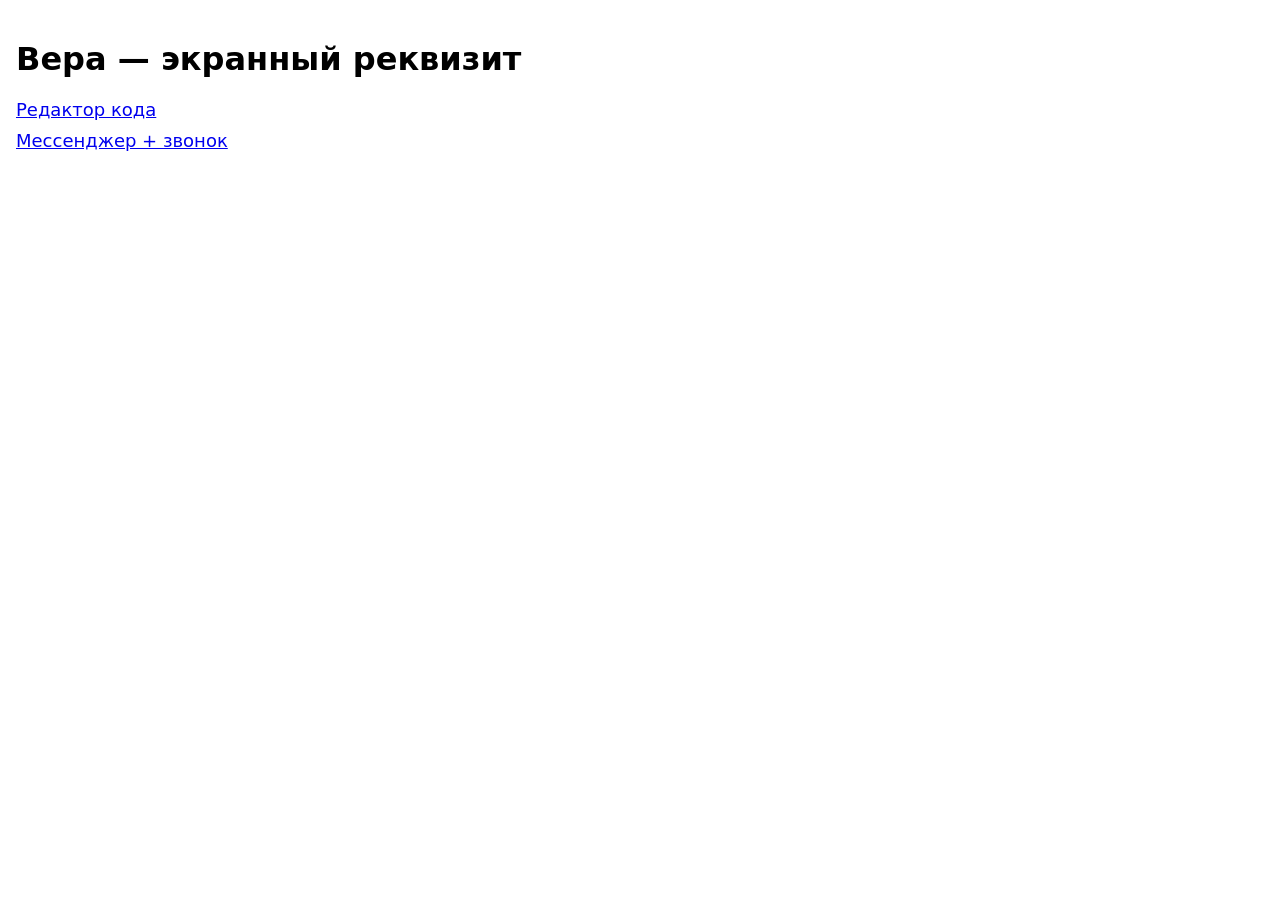
<file: docs/index.html>
<!doctype html><html lang="ru"><head><meta charset="utf-8"><meta name="viewport" content="width=device-width,initial-scale=1"><title>Вера — реквизит</title>
<style>body{font:16px system-ui,sans-serif;margin:40px 16px;max-width:560px}a{display:block;margin:10px 0;font-size:18px}</style></head>
<body><h1>Вера — экранный реквизит</h1><a href="editor.html">Редактор кода</a><a href="messenger.html">Мессенджер + звонок</a></body></html>
</file>
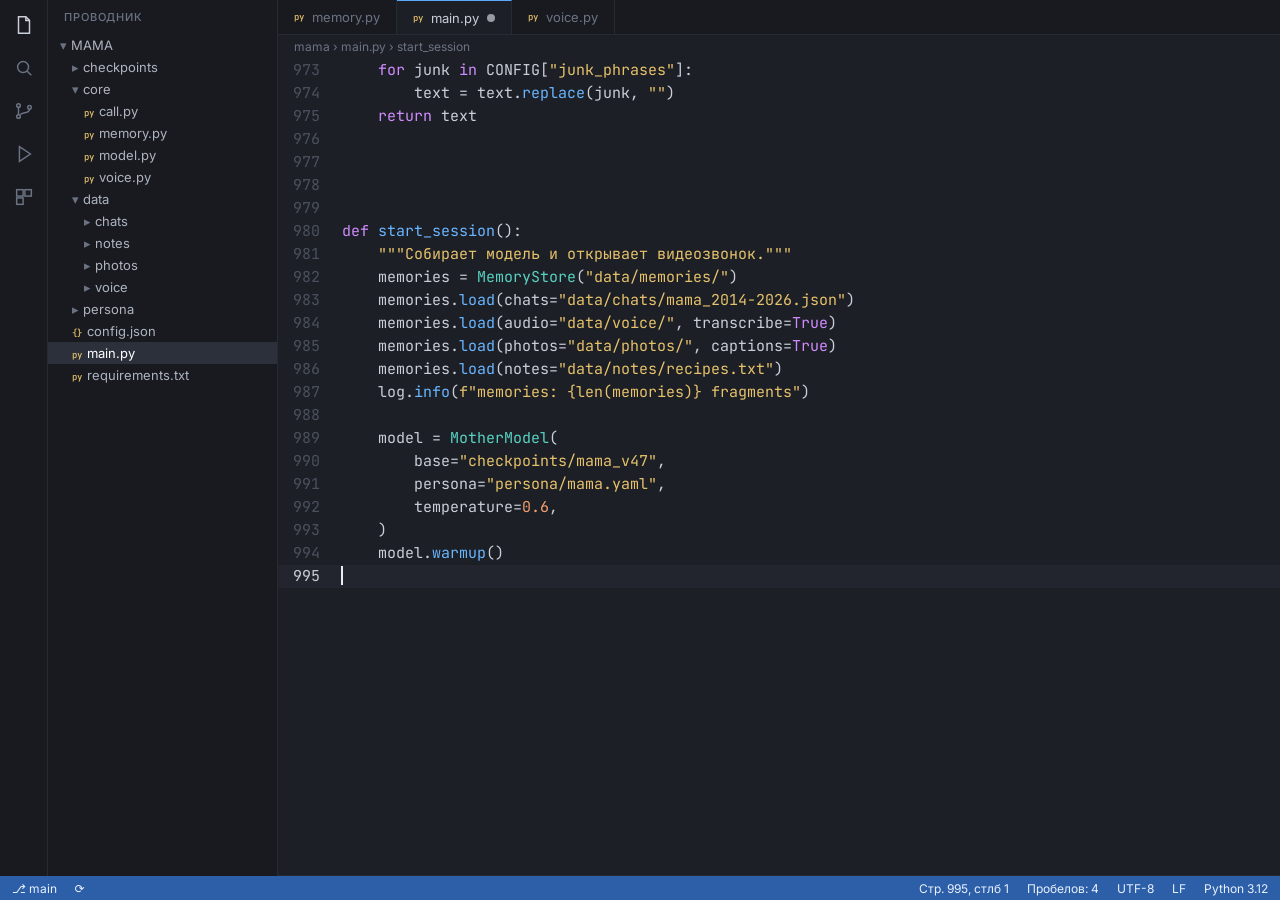
<file: docs/editor.html>
<!doctype html>
<html lang="ru">
<head>
<meta charset="utf-8">
<meta name="viewport" content="width=device-width, initial-scale=1, viewport-fit=cover">
<title>Mama Core</title>
<link rel="stylesheet" href="fonts/fonts.css">
<style>
/* Layout: dark code editor — activity bar, explorer, tabs, code, status bar. Single deliberate dark look (film prop). */
:root{
  --bg:#1d1f26; --bg2:#181a20; --bg3:#22252d; --line:#262a33; --sel:#2b303b;
  --fg:#c9ced8; --dim:#6b7383; --dim2:#4a515e; --accent:#5aa9ff;
  --kw:#d08cff; --fn:#68b6ff; --str:#e6c26b; --num:#f2a06b; --cmt:#646d7e; --cls:#58d3c2; --self:#ff8199; --deco:#f7d36b;
  --mono:"JetBrains Mono",ui-monospace,"Cascadia Code",Consolas,monospace;
  --ui:Inter,system-ui,-apple-system,"Segoe UI",sans-serif;
  color-scheme:dark;
}
[hidden]{display:none!important}
html,body{height:100%;margin:0;background:var(--bg);color:var(--fg);overflow:hidden}
body.idle, body.idle *{cursor:none!important}
.app{display:grid;grid-template-columns:48px 230px 1fr;grid-template-rows:1fr 24px;height:100%;font-family:var(--ui);font-size:13px}
.act{grid-row:1;background:var(--bg2);display:flex;flex-direction:column;align-items:center;gap:18px;padding-top:14px;border-right:1px solid var(--line)}
.act svg{width:22px;height:22px;stroke:var(--dim);fill:none;stroke-width:1.6}
.act .on svg{stroke:var(--fg)}
.side{grid-row:1;background:var(--bg2);border-right:1px solid var(--line);overflow:hidden;user-select:none}
.side h6{margin:0;padding:10px 16px;font:500 11px var(--ui);letter-spacing:.08em;color:var(--dim);text-transform:uppercase}
.tree{font-size:13px;line-height:22px}
.tree div{padding-left:calc(12px + var(--d,0)*12px);white-space:nowrap;color:#aeb4bf}
.tree .f::before{content:"▸ ";color:var(--dim)}
.tree .o::before{content:"▾ ";color:var(--dim)}
.tree .py{color:#aeb4bf}.tree .py::before{content:"py ";font:500 9px var(--mono);color:#e6c26b}
.tree .js::before{content:"{} ";font:500 9px var(--mono);color:#e6c26b}
.tree .cur{background:var(--sel);color:#fff}
.main{grid-row:1;display:grid;grid-template-rows:35px 22px 1fr auto;min-width:0;min-height:0}
.tabs{display:flex;background:var(--bg2);border-bottom:1px solid var(--line)}
.tab{padding:0 16px;display:flex;align-items:center;gap:8px;color:var(--dim);border-right:1px solid var(--line)}
.tab.on{background:var(--bg);color:var(--fg);border-top:1px solid var(--accent)}
.tab b{font:500 9px var(--mono);color:#e6c26b}
.dot{width:8px;height:8px;border-radius:50%;background:var(--fg);opacity:.7}
.crumb{padding:0 16px;color:var(--dim);font-size:12px;display:flex;align-items:center}
.scroll{overflow-y:auto;overflow-x:hidden;font:400 15px/23px var(--mono);position:relative;scrollbar-width:thin;scrollbar-color:#333844 transparent}
.ln{display:grid;grid-template-columns:64px 1fr;white-space:pre}
.ln i{font-style:normal;text-align:right;padding-right:22px;color:var(--dim2);user-select:none}
.ln.cur{background:var(--bg3)}
.ln.cur i{color:var(--fg)}
.ln span.c{min-width:0}
.k{color:var(--kw)}.f{color:var(--fn)}.s{color:var(--str)}.n{color:var(--num)}.m{color:var(--cmt);font-style:italic}.cl{color:var(--cls)}.sf{color:var(--self);font-style:italic}.d{color:var(--deco)}
.caret{display:inline-block;width:2px;height:19px;background:#e8ecf3;vertical-align:-4px;margin-left:-1px;animation:blink 1.06s steps(1) infinite}
.typing .caret{animation:none}
@keyframes blink{50%{opacity:0}}
.term{background:var(--bg2);border-top:1px solid var(--line);height:0;overflow:hidden;transition:height .2s}
.term.open{height:200px}
.term header{display:flex;gap:18px;padding:6px 16px;font-size:11px;letter-spacing:.06em;color:var(--dim);text-transform:uppercase}
.term header b{color:var(--fg);border-bottom:1px solid var(--accent);font-weight:500}
.term pre{margin:0;padding:4px 16px;font:400 13px/20px var(--mono);color:#b9c0cc;white-space:pre-wrap}
.term .ok{color:#7fd88f}.term .pr{color:var(--accent)}
.status{grid-column:1/-1;background:#2c5fa8;color:#e9f1ff;display:flex;align-items:center;gap:18px;padding:0 12px;font-size:12px}
.status .sp{flex:1}
.panel{position:fixed;inset:0;background:#0009;display:flex;align-items:center;justify-content:center;z-index:9}
.panel form{background:var(--bg3);border:1px solid var(--line);padding:22px;border-radius:8px;display:grid;gap:12px;width:min(360px,90vw);font-size:13px}
.panel h3{margin:0 0 4px;font:500 15px var(--ui)}
.panel label{display:grid;gap:4px;color:var(--dim)}
.panel input{background:var(--bg);border:1px solid var(--line);color:var(--fg);padding:7px 9px;border-radius:4px;font:14px var(--mono)}
.panel .row{display:flex;gap:8px;justify-content:flex-end}
.panel button{background:var(--accent);color:#0b1a2e;border:0;padding:8px 14px;border-radius:4px;font:500 13px var(--ui);cursor:pointer}
.panel button.g{background:transparent;color:var(--fg);border:1px solid var(--line)}
.panel p{margin:0;color:var(--dim);font-size:12px;line-height:1.5}
@media (max-width:760px){.app{grid-template-columns:0 0 1fr}.act,.side{display:none}}
</style>

<div class="app" id="app">
  <nav class="act">
    <div class="on"><svg viewBox="0 0 24 24"><path d="M14 3H6v18h12V7z"/><path d="M14 3v4h4"/></svg></div>
    <div><svg viewBox="0 0 24 24"><circle cx="11" cy="11" r="6"/><path d="M20 20l-4.5-4.5"/></svg></div>
    <div><svg viewBox="0 0 24 24"><circle cx="6" cy="6" r="2"/><circle cx="6" cy="18" r="2"/><circle cx="18" cy="8" r="2"/><path d="M6 8v8M18 10c0 5-8 3-10 6"/></svg></div>
    <div><svg viewBox="0 0 24 24"><path d="M7 4l12 8-12 8z"/></svg></div>
    <div><svg viewBox="0 0 24 24"><rect x="4" y="4" width="7" height="7"/><rect x="13" y="4" width="7" height="7"/><rect x="4" y="13" width="7" height="7"/></svg></div>
  </nav>
  <aside class="side">
    <h6>Проводник</h6>
    <div class="tree">
      <div class="o" style="--d:0">MAMA</div>
      <div class="f" style="--d:1">checkpoints</div>
      <div class="o" style="--d:1">core</div>
      <div class="py" style="--d:2">call.py</div>
      <div class="py" style="--d:2">memory.py</div>
      <div class="py" style="--d:2">model.py</div>
      <div class="py" style="--d:2">voice.py</div>
      <div class="o" style="--d:1">data</div>
      <div class="f" style="--d:2">chats</div>
      <div class="f" style="--d:2">notes</div>
      <div class="f" style="--d:2">photos</div>
      <div class="f" style="--d:2">voice</div>
      <div class="f" style="--d:1">persona</div>
      <div class="js" style="--d:1">config.json</div>
      <div class="py cur" style="--d:1">main.py</div>
      <div class="py" style="--d:1">requirements.txt</div>
    </div>
  </aside>
  <section class="main">
    <div class="tabs">
      <div class="tab"><b>py</b>memory.py</div>
      <div class="tab on"><b>py</b>main.py <span class="dot"></span></div>
      <div class="tab"><b>py</b>voice.py</div>
    </div>
    <div class="crumb">mama › main.py › start_session</div>
    <div class="scroll" id="scroll"><div id="pre"></div><div id="typed"></div><div style="height:40vh"></div></div>
    <div class="term" id="term"><header><span>Проблемы</span><span>Вывод</span><b>Терминал</b></header><pre id="tout"></pre></div>
  </section>
  <footer class="status"><span>⎇ main</span><span>⟳</span><span class="sp"></span><span id="pos">Стр. 995, стлб 5</span><span>Пробелов: 4</span><span>UTF-8</span><span>LF</span><span>Python 3.12</span></footer>
</div>

<div class="panel" id="panel" hidden>
  <form id="cfg">
    <h3>Настройки реквизита</h3>
    <label>Начать со строки<input id="cfgStart" type="number" min="20" max="9000" value="995"></label>
    <label>Символов на одно нажатие<input id="cfgCpk" type="number" min="1" max="5" value="1"></label>
    <p>Любая клавиша печатает следующий символ кода. Backspace стирает. F5 — запуск в терминале, Ctrl+` — показать/скрыть терминал. Esc — это окно.</p>
    <div class="row"><button type="button" class="g" id="cfgClose">Закрыть</button><button type="submit">Начать заново</button></div>
  </form>
</div>

<script>
(function(){
const store={get(k,d){try{const v=localStorage.getItem('ed_'+k);return v==null?d:JSON.parse(v)}catch(e){return d}},set(k,v){try{localStorage.setItem('ed_'+k,JSON.stringify(v))}catch(e){}}};
let START=store.get('start',995), CPK=store.get('cpk',1);
const h=(location.hash||'').replace('#','');
if(/^\d+$/.test(h)) START=Math.max(20,parseInt(h,10));

/* ---------- код, который печатает Вера (начиная со строки START) ---------- */
const SCRIPT=[
'    voice = VoiceClone.load("data/voice/mama_voicemails/")',
'    model.attach(memory=memories, voice=voice)',
'    model.response_delay = 1.5  # она всегда думала полторы секунды',
'    session = Call(contact="МАМА", model=model, video=True)',
'    session.start()',
'    return session',
'',
'',
'if __name__ == "__main__":',
'    start_session()',
'',
].join('\n');

/* ---------- то, что уже написано выше ---------- */
const TAIL=[
'',
'',
'def start_session():',
'    """Собирает модель и открывает видеозвонок."""',
'    memories = MemoryStore("data/memories/")',
'    memories.load(chats="data/chats/mama_2014-2026.json")',
'    memories.load(audio="data/voice/", transcribe=True)',
'    memories.load(photos="data/photos/", captions=True)',
'    memories.load(notes="data/notes/recipes.txt")',
'    log.info(f"memories: {len(memories)} fragments")',
'',
'    model = MotherModel(',
'        base="checkpoints/mama_v47",',
'        persona="persona/mama.yaml",',
'        temperature=0.6,',
'    )',
'    model.warmup()',
];
const HEAD=[
'import json',
'import time',
'import logging',
'from pathlib import Path',
'from datetime import datetime',
'',
'from core.memory import MemoryStore, Fragment',
'from core.model import MotherModel',
'from core.voice import VoiceClone',
'from core.call import Call',
'',
'log = logging.getLogger("mama")',
'CONFIG = json.loads(Path("config.json").read_text(encoding="utf-8"))',
'',
];
const BLOCKS=[
['','','def parse_chat_export(path):','    """Читает выгрузку переписки, оставляет только её сообщения."""','    raw = json.loads(Path(path).read_text(encoding="utf-8"))','    result = []','    for msg in raw["messages"]:','        if msg.get("from") != "Мама":','            continue','        text = clean_text(msg.get("text", ""))','        if not text:','            continue','        result.append(Fragment(','            text=text,','            date=datetime.fromisoformat(msg["date"]),','            source="chat",','        ))','    log.debug(f"chat: {len(result)} messages")','    return result'],
['','','def clean_text(text):','    if isinstance(text, list):','        text = "".join(t if isinstance(t, str) else t.get("text", "") for t in text)','    text = text.replace("\\u00a0", " ").strip()','    for junk in CONFIG["junk_phrases"]:','        text = text.replace(junk, "")','    return text'],
['','','def load_voicemails(folder):','    samples = []','    for f in sorted(Path(folder).glob("*.ogg")):','        audio = VoiceClone.read(f)','        if audio.duration < 1.2:','            continue','        samples.append(audio.normalize(-16))','    log.info(f"voice: {len(samples)} samples")','    return samples'],
['','','def align_timestamps(fragments, tz="Europe/Moscow"):','    fragments.sort(key=lambda fr: fr.date)','    prev = None','    for fr in fragments:','        fr.date = fr.date.astimezone(tz)','        if prev and (fr.date - prev.date).seconds < 90:','            fr.thread = prev.thread','        else:','            fr.thread = fr.date.strftime("%Y%m%d%H%M")','        prev = fr','    return fragments'],
['','','def build_persona(fragments):','    persona = {','        "name": "Маргарита Рустамовна",','        "calls_me": ["Верочка", "доченька", "доча"],','        "habits": [],','        "phrases": top_phrases(fragments, n=200),','    }','    for fr in fragments:','        if "давление" in fr.text or "врач" in fr.text:','            persona["habits"].append(fr.text)','    return persona'],
['','','def top_phrases(fragments, n=100):','    counts = {}','    for fr in fragments:','        for phrase in split_phrases(fr.text):','            counts[phrase] = counts.get(phrase, 0) + 1','    ranked = sorted(counts.items(), key=lambda kv: -kv[1])','    return [p for p, _ in ranked[:n]]'],
['','','def split_phrases(text):','    parts = []','    for chunk in text.replace("!", ".").replace("?", ".").split("."):','        chunk = chunk.strip()','        if 3 <= len(chunk) <= 120:','            parts.append(chunk.lower())','    return parts'],
['','','class LatencyMeter:','    def __init__(self):','        self.samples = []','','    def mark(self, started, answered):','        self.samples.append(answered - started)','','    @property','    def mean(self):','        if not self.samples:','            return 0.0','        return sum(self.samples) / len(self.samples)'],
['','','def check_memory(store, question, expected):','    answer = store.search(question, k=3)','    hit = any(expected.lower() in a.text.lower() for a in answer)','    if not hit:','        log.warning(f"memory miss: {question!r}")','    return hit'],
['','','def run_memory_tests(store):','    cases = [','        ("любимый пирог", "вишн"),','        ("как зовут деда", "Рустам"),','        ("подарок на новый год 2012", "денди"),','        ("где мы жили", "Казань"),','    ]','    passed = sum(check_memory(store, q, e) for q, e in cases)','    log.info(f"memory tests: {passed}/{len(cases)}")','    return passed == len(cases)'],
['','','def caption_photos(folder):','    captions = []','    for img in Path(folder).glob("*.jpg"):','        meta = read_exif(img)','        captions.append(Fragment(','            text=describe(img),','            date=meta.get("date"),','            source="photo",','        ))','    return captions'],
['','','def save_checkpoint(model, step):','    path = Path("checkpoints") / f"mama_v{step}"','    path.mkdir(parents=True, exist_ok=True)','    model.save(path)','    log.info(f"saved {path}")'],
];
function buildPre(n){
  const out=[]; const need=n-TAIL.length;
  for(const l of HEAD){ if(out.length>=need) break; out.push(l); }
  let i=0; while(out.length<need){ const left=need-out.length; let b=BLOCKS[i%BLOCKS.length];
    if(b.length>left){ b=BLOCKS.find(x=>x.length<=left)||Array(left).fill(''); }
    out.push(...b); i++; }
  const tail=TAIL.slice(Math.max(0,TAIL.length-(n-out.length)));
  return out.concat(tail).slice(-n);
}

/* ---------- подсветка ---------- */
const KW=new Set('def class return import from as if elif else for in while try except finally with not and or is None True False lambda yield raise pass break continue async await global'.split(' '));
const RX=/(#.*$)|([rf]?"(?:\\.|[^"\\])*"?|[rf]?'(?:\\.|[^'\\])*'?)|(@\w+)|(\b\d+(?:\.\d+)?\b)|(\b[A-Za-z_]\w*\b)/g;
const esc=s=>s.replace(/&/g,'&amp;').replace(/</g,'&lt;').replace(/>/g,'&gt;');
function hl(line){
  let out='',last=0,m; RX.lastIndex=0;
  while((m=RX.exec(line))){
    out+=esc(line.slice(last,m.index)); const t=m[0]; let c='';
    if(m[1])c='m';else if(m[2])c='s';else if(m[3])c='d';else if(m[4])c='n';
    else if(m[5]){ if(KW.has(t))c='k'; else if(t==='self')c='sf'; else if(line[m.index+t.length]==='(') c=/^[A-Z]/.test(t)?'cl':'f'; else if(/^[A-Z][a-z]/.test(t))c='cl'; }
    out+=c?`<span class="${c}">${esc(t)}</span>`:esc(t); last=m.index+t.length;
    if(!t.length) RX.lastIndex++;
  }
  return out+esc(line.slice(last));
}

const pre=document.getElementById('pre'), typed=document.getElementById('typed'), scroll=document.getElementById('scroll'), posEl=document.getElementById('pos');
let pos=0;
function row(num,html,cur){return `<div class="ln${cur?' cur':''}"><i>${num}</i><span class="c">${html||' '}</span></div>`}
function renderPre(){ const lines=buildPre(START-1); pre.innerHTML=lines.map((l,i)=>row(i+1,hl(l))).join(''); }
function render(){
  const lines=SCRIPT.slice(0,pos).split('\n');
  typed.innerHTML=lines.map((l,i)=>{const last=i===lines.length-1;return row(START+i,hl(l)+(last?'<span class="caret"></span>':''),last)}).join('');
  const lnNo=START+lines.length-1, col=lines[lines.length-1].length+1;
  posEl.textContent=`Стр. ${lnNo}, стлб ${col}`;
  const cur=typed.lastElementChild; if(cur){const r=cur.getBoundingClientRect(),s=scroll.getBoundingClientRect(); if(r.bottom>s.bottom-60||r.top<s.top+20) scroll.scrollTop+=r.top-(s.top+s.height*0.62);}
}
function reset(){ pos=0; renderPre(); render(); requestAnimationFrame(()=>{const c=typed.lastElementChild; scroll.scrollTop=c.offsetTop-scroll.clientHeight*0.62;}); }
function step(){
  if(pos>=SCRIPT.length) return;
  if(SCRIPT[pos]==='\n'){ pos++; while(SCRIPT[pos]===' ') pos++; return; }
  pos++;
}
function back(){ if(pos===0) return; pos--; const ls=SCRIPT.lastIndexOf('\n',pos-1)+1; if(ls>0 && pos>ls && /^ +$/.test(SCRIPT.slice(ls,pos))) pos=ls-1; }

/* ---------- терминал ---------- */
const term=document.getElementById('term'), tout=document.getElementById('tout'); let runTimers=[];
function run(){
  term.classList.add('open'); runTimers.forEach(clearTimeout); runTimers=[]; tout.innerHTML='';
  const L=[[0,'<span class="pr">vera@laptop</span>:~/mama$ python main.py'],[500,'loading memories… 14 382 fragments'],[1300,'loading voice… 312 samples'],[2000,'checkpoint mama_v47 <span class="ok">✓</span>'],[2500,'response_delay = 1.5 s'],[3100,'<span class="ok">calling «МАМА»…</span>']];
  L.forEach(([t,s])=>runTimers.push(setTimeout(()=>{tout.innerHTML+=s+'\n'},t)));
}

/* ---------- клавиатура ---------- */
const panel=document.getElementById('panel'); let typingT;
document.addEventListener('keydown',e=>{
  if(!panel.hidden){ if(e.key==='Escape'){panel.hidden=true;e.preventDefault()} return; }
  if(e.key==='Escape'){ document.getElementById('cfgStart').value=START; document.getElementById('cfgCpk').value=CPK; panel.hidden=false; e.preventDefault(); return; }
  if(e.key==='F5'){ e.preventDefault(); run(); return; }
  if(e.ctrlKey && (e.key==='`'||e.code==='Backquote')){ e.preventDefault(); term.classList.toggle('open'); return; }
  if(e.ctrlKey||e.metaKey||e.altKey) return;
  if(/^F\d+$/.test(e.key)||['Shift','Control','Alt','Meta','CapsLock'].includes(e.key)) return;
  e.preventDefault();
  if(e.key==='Backspace') back(); else for(let i=0;i<CPK;i++) step();
  document.body.classList.add('typing'); clearTimeout(typingT); typingT=setTimeout(()=>document.body.classList.remove('typing'),500);
  render();
});
document.getElementById('cfg').addEventListener('submit',e=>{e.preventDefault();START=Math.max(20,parseInt(document.getElementById('cfgStart').value,10)||995);CPK=Math.min(5,Math.max(1,parseInt(document.getElementById('cfgCpk').value,10)||1));store.set('start',START);store.set('cpk',CPK);panel.hidden=true;reset();});
document.getElementById('cfgClose').onclick=()=>panel.hidden=true;

/* прячем курсор мыши, когда он не двигается */
let idleT; const wake=()=>{document.body.classList.remove('idle');clearTimeout(idleT);idleT=setTimeout(()=>document.body.classList.add('idle'),2000)}; document.addEventListener('mousemove',wake); wake();
reset();
})();
</script>

</html>
</file>
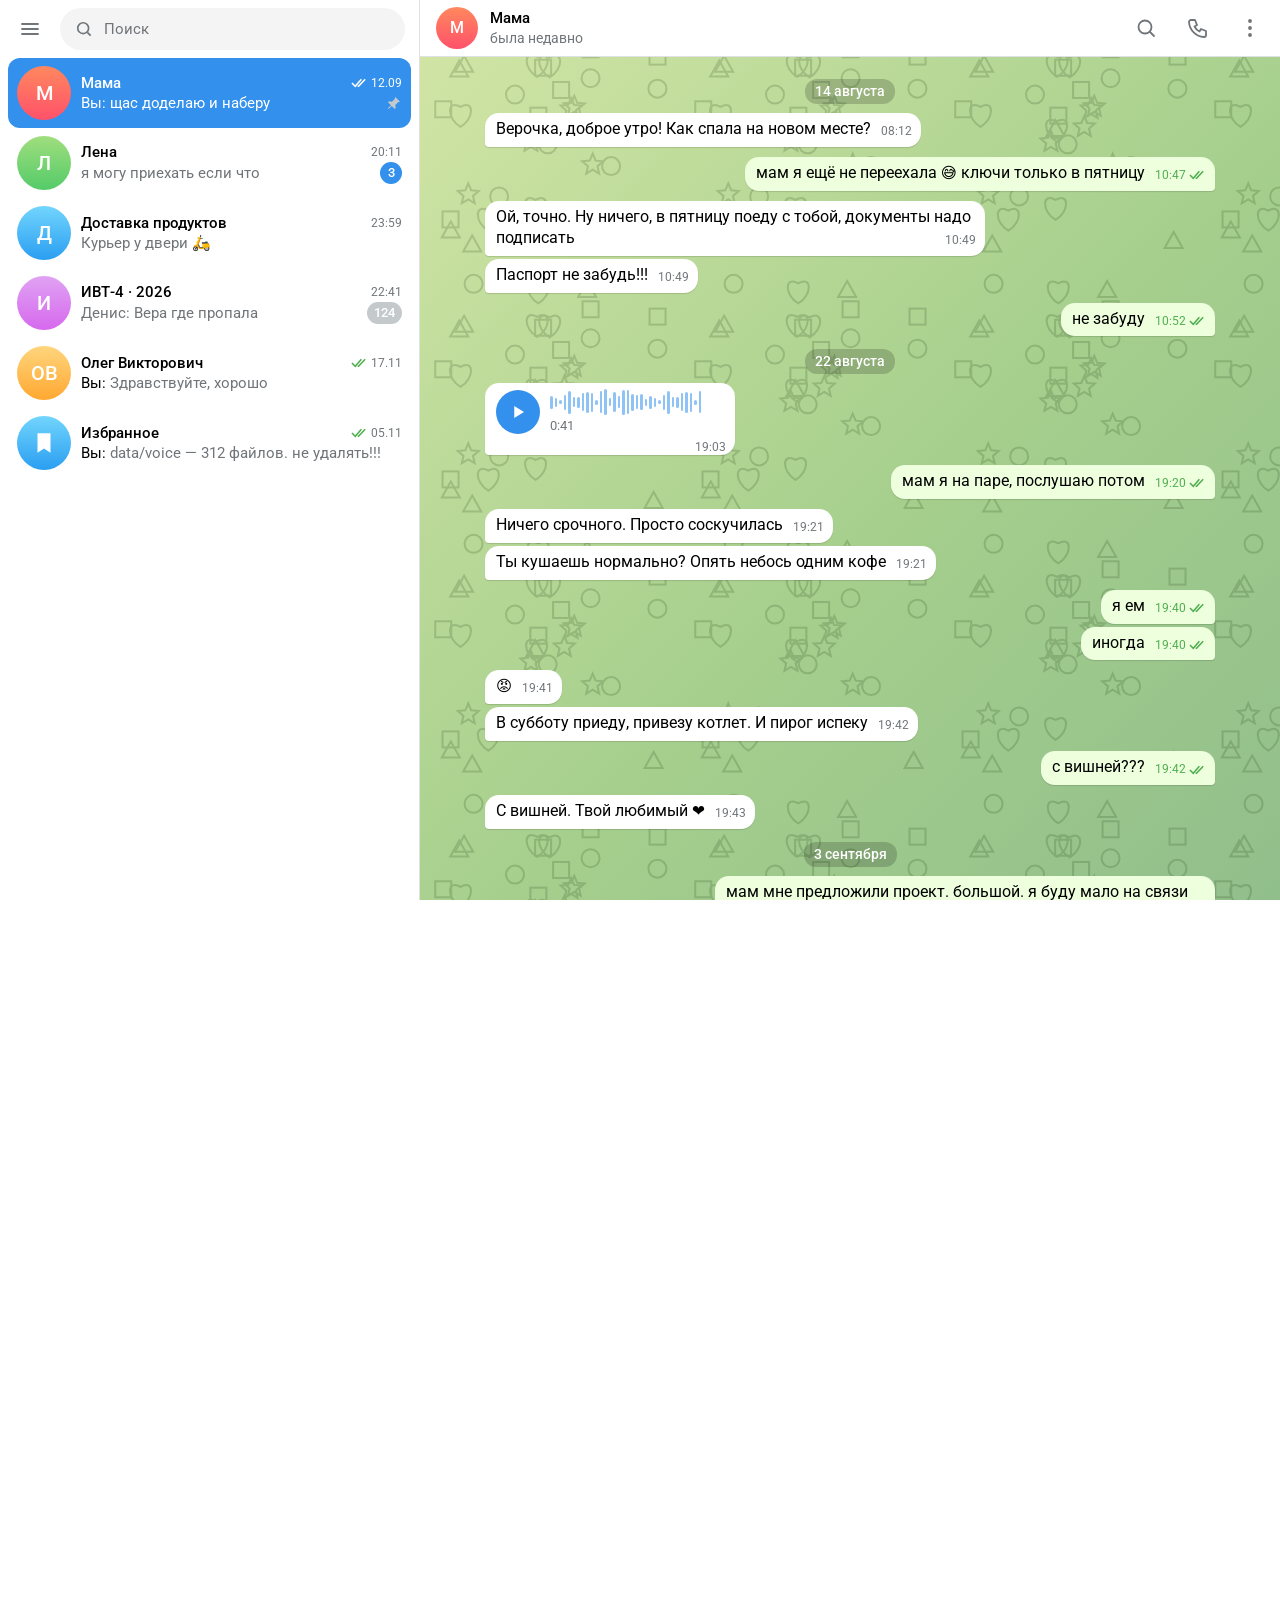
<file: docs/messenger.html>
<!doctype html>
<html lang="ru">
<head>
<meta charset="utf-8">
<meta name="viewport" content="width=device-width, initial-scale=1, viewport-fit=cover">
<title>Мама — переписка</title>
<link rel="stylesheet" href="fonts/fonts.css">
<style>
/* Layout: two-column messenger (chat list | conversation) + full-window call overlay with chroma-key green. Single light look (film prop). */
:root{
  --bg:#ffffff; --side:#ffffff; --hover:#f4f4f5; --active:#3390ec; --fg:#000; --sub:#707579; --line:#dfe1e5;
  --out:#eeffde; --in:#ffffff; --tick:#4fae4e; --time-out:#4fae4e; --badge:#3390ec; --muted:#c4c9cc;
  --chroma:#00ff00; --call:#17191c;
  --ui:Roboto,-apple-system,"Segoe UI",system-ui,sans-serif;
  color-scheme:light;
}
[hidden]{display:none!important}
html,body{height:100%;margin:0;background:var(--bg);color:var(--fg);overflow:hidden;font:400 15px/1.35 var(--ui)}
body.idle,body.idle *{cursor:none!important}
.app{display:grid;grid-template-columns:minmax(300px,420px) 1fr;height:100%}
/* ---- левая колонка ---- */
.left{display:flex;flex-direction:column;border-right:1px solid var(--line);background:var(--side);min-width:0}
.top{display:flex;align-items:center;gap:10px;padding:8px 14px 8px 10px}
.ib{width:40px;height:40px;border-radius:50%;display:grid;place-items:center;color:var(--sub);flex:none;cursor:pointer}
.ib:hover{background:var(--hover)}
.ib svg{width:24px;height:24px;fill:none;stroke:currentColor;stroke-width:1.8;stroke-linecap:round;stroke-linejoin:round}
.search{flex:1;height:42px;border-radius:22px;background:#f4f4f5;display:flex;align-items:center;gap:10px;padding:0 14px;color:var(--sub)}
.search svg{width:20px;height:20px;fill:none;stroke:currentColor;stroke-width:2}
.search span{font-size:15px}
.list{overflow-y:auto;flex:1;padding:0 8px 8px}
.item{display:flex;gap:10px;align-items:center;padding:8px 9px;border-radius:12px;cursor:pointer;user-select:none}
.item:hover{background:var(--hover)}
.item.on{background:var(--active);color:#fff}
.item.on .sub,.item.on .tm{color:#fff}
.ava{width:54px;height:54px;border-radius:50%;flex:none;display:grid;place-items:center;color:#fff;font-weight:500;font-size:20px;background:linear-gradient(var(--a1),var(--a2))}
.ava.sm{width:42px;height:42px;font-size:16px}
.ava svg{width:26px;height:26px;fill:#fff}
.meta{flex:1;min-width:0}
.r1,.r2{display:flex;gap:6px;align-items:center}
.nm{font-weight:500;flex:1;min-width:0;white-space:nowrap;overflow:hidden;text-overflow:ellipsis}
.tm{font-size:12px;color:var(--sub);flex:none;display:flex;gap:3px;align-items:center}
.sub{color:var(--sub);flex:1;min-width:0;white-space:nowrap;overflow:hidden;text-overflow:ellipsis;font-size:15px}
.sub b{font-weight:400;color:var(--fg)}
.item.on .sub b{color:#fff}
.badge{min-width:22px;height:22px;border-radius:11px;background:var(--badge);color:#fff;font-size:13px;font-weight:500;display:grid;place-items:center;padding:0 7px;box-sizing:border-box}
.badge.mute{background:var(--muted)}
.tm svg{width:17px;height:11px;fill:none;stroke:var(--tick);stroke-width:1.6}
.item.on .tm svg{stroke:#fff}
.pin{width:16px;height:16px;fill:var(--muted)}
/* ---- чат ---- */
.chat{display:flex;flex-direction:column;min-width:0;position:relative;
  background:#9fc887 linear-gradient(135deg,#d3e6a6 0%,#a6cf8d 35%,#8fbd8b 65%,#c4d99c 100%)}
.chat::before{content:"";position:absolute;inset:0;opacity:.18;pointer-events:none;background-image:var(--pattern);background-size:260px}
.head{position:relative;z-index:1;display:flex;align-items:center;gap:12px;height:56px;padding:0 10px 0 16px;background:#fff;border-bottom:1px solid var(--line)}
.head .ava{width:42px;height:42px;font-size:16px}
.head .t{flex:1;min-width:0}
.head .t div:first-child{font-weight:500}
.head .t div:last-child{font-size:14px;color:var(--sub)}
.head .back{display:none}
.msgs{position:relative;z-index:1;flex:1;overflow-y:auto;padding:12px 0 8px}
.col{max-width:730px;margin:0 auto;padding:0 18px;display:flex;flex-direction:column;gap:3px}
.date{align-self:center;margin:10px 0 6px;background:#0000002e;color:#fff;font-size:14px;font-weight:500;padding:3px 10px;border-radius:12px}
.b{position:relative;max-width:min(480px,78%);padding:6px 9px 7px 11px;border-radius:14px;box-shadow:0 1px 1px #00000022;white-space:pre-wrap;word-wrap:break-word;font-size:15.5px}
.b.in{align-self:flex-start;background:var(--in);border-bottom-left-radius:4px}
.b.out{align-self:flex-end;background:var(--out);border-bottom-right-radius:4px}
.b.first.in{border-top-left-radius:14px}
.gap{margin-top:7px}
.st{float:right;margin:6px 0 -5px 10px;font-size:12px;color:var(--sub);display:inline-flex;align-items:center;gap:3px;line-height:1}
.out .st{color:var(--time-out)}
.st svg{width:17px;height:11px;fill:none;stroke:var(--tick);stroke-width:1.6}
.voice{display:flex;align-items:center;gap:10px;min-width:230px;white-space:normal}
.play{width:44px;height:44px;border-radius:50%;background:#3390ec;display:grid;place-items:center;flex:none}
.out .play{background:#4fae4e}
.play svg{width:18px;height:18px;fill:#fff}
.wave{display:flex;align-items:center;gap:2px;height:26px}
.wave i{width:2.5px;border-radius:2px;background:#3390ec;opacity:.55}
.out .wave i{background:#4fae4e}
.vd{font-size:13px;color:var(--sub);margin-top:2px}
.composer{position:relative;z-index:1;max-width:730px;width:100%;margin:0 auto;padding:0 18px 18px;box-sizing:border-box;display:flex;gap:8px;align-items:flex-end}
.inp{flex:1;background:#fff;border-radius:16px;border-bottom-right-radius:4px;display:flex;align-items:center;gap:6px;padding:4px 8px;box-shadow:0 1px 2px #0002;min-height:48px;box-sizing:border-box}
.inp input{flex:1;border:0;outline:0;font:inherit;font-size:16px;background:transparent;min-width:0}
.mic{width:54px;height:54px;border-radius:50%;background:#fff;display:grid;place-items:center;box-shadow:0 1px 2px #0002;color:var(--active);flex:none;cursor:pointer}
.mic svg{width:26px;height:26px;fill:none;stroke:currentColor;stroke-width:1.8;stroke-linecap:round}
.mic.send{background:var(--active);color:#fff}
/* ---- звонок ---- */
.call{position:fixed;inset:0;z-index:20;background:#000000e6;display:flex;align-items:center;justify-content:center}
.cw{position:relative;width:min(1180px,94vw);height:min(820px,92vh);background:var(--call);border-radius:14px;overflow:hidden;color:#fff;box-shadow:0 20px 60px #0008}
.call.full .cw{width:100vw;height:100vh;border-radius:0}
.ring{position:absolute;inset:0;display:flex;flex-direction:column;align-items:center;justify-content:center;gap:14px;background:radial-gradient(circle at 50% 38%,#3b4a5e 0,#1c232d 55%,#111418 100%)}
.ring .ava{width:132px;height:132px;font-size:52px;position:relative}
.ring .ava::after{content:"";position:absolute;inset:-12px;border-radius:50%;border:2px solid #ffffff40;animation:pulse 1.8s ease-out infinite}
@keyframes pulse{from{transform:scale(.9);opacity:1}to{transform:scale(1.35);opacity:0}}
.ring h2{margin:8px 0 0;font-weight:500;font-size:28px}
.ring p{margin:0;color:#ffffffb0;font-size:17px}
.green{position:absolute;inset:0;background:var(--chroma)}
.ov{position:absolute;left:0;right:0;display:flex;align-items:center;padding:18px 22px;transition:opacity .25s}
.ov.tp{top:0;gap:12px}
.ov.tp .nm2{font-weight:500;font-size:17px;background:#000000b3;padding:6px 12px;border-radius:10px}
.ov.tp .tmr{font-size:15px;background:#000000b3;padding:6px 10px;border-radius:10px;font-variant-numeric:tabular-nums}
.ov.bt{bottom:0;justify-content:center;gap:22px;padding-bottom:28px}
.cb{width:58px;height:58px;border-radius:50%;background:#2b2f35;display:grid;place-items:center;cursor:pointer;border:0;color:#fff}
.cb svg{width:26px;height:26px;fill:none;stroke:currentColor;stroke-width:1.8;stroke-linecap:round;stroke-linejoin:round}
.cb.off{background:#fff;color:#111}
.cb.end{background:#e53935}
.cb.end svg{fill:#fff;stroke:none}
.cbl{display:flex;flex-direction:column;align-items:center;gap:6px;font-size:13px;color:#fff}
.green~.ov .cbl span{background:#000000b3;padding:1px 6px;border-radius:6px}
.hideui .ov{opacity:0;pointer-events:none}
.ended{position:absolute;inset:0;display:grid;place-items:center;background:#111418;font-size:20px;color:#ffffffc0}
/* ---- настройки ---- */
.panel{position:fixed;inset:0;background:#0007;display:flex;align-items:center;justify-content:center;z-index:30}
.panel form{background:#fff;padding:22px;border-radius:12px;display:grid;gap:12px;width:min(380px,90vw);font-size:14px}
.panel h3{margin:0;font-weight:500;font-size:17px}
.panel label{display:flex;gap:10px;align-items:center;justify-content:space-between;color:#333}
.panel input[type=number]{width:70px;padding:6px;border:1px solid var(--line);border-radius:6px;font:inherit}
.panel p{margin:0;color:var(--sub);font-size:13px;line-height:1.5}
.panel button{background:var(--active);color:#fff;border:0;padding:9px 16px;border-radius:8px;font:500 14px var(--ui);cursor:pointer;justify-self:end}
@media (max-width:760px){
  .app{grid-template-columns:1fr}
  .app.open .left{display:none}
  .app:not(.open) .chat{display:none}
  .head .back{display:grid}
  .col,.composer{padding-left:max(10px,env(safe-area-inset-left,0px));padding-right:max(10px,env(safe-area-inset-right,0px))}
}
</style>

<div class="app open" id="app">
  <aside class="left">
    <div class="top">
      <div class="ib"><svg viewBox="0 0 24 24"><path d="M4 7h16M4 12h16M4 17h16"/></svg></div>
      <div class="search"><svg viewBox="0 0 24 24"><circle cx="11" cy="11" r="6.5"/><path d="M20 20l-4-4"/></svg><span>Поиск</span></div>
    </div>
    <div class="list" id="list"></div>
  </aside>
  <main class="chat" id="chat">
    <div class="head">
      <div class="ib back" id="back"><svg viewBox="0 0 24 24"><path d="M15 5l-7 7 7 7"/></svg></div>
      <div class="ava" id="hAva"></div>
      <div class="t"><div id="hName"></div><div id="hStatus"></div></div>
      <div class="ib"><svg viewBox="0 0 24 24"><circle cx="11" cy="11" r="6.5"/><path d="M20 20l-4-4"/></svg></div>
      <div class="ib" id="callBtn" title="Звонок"><svg viewBox="0 0 24 24"><path d="M5 4h4l2 5-2.5 1.5a11 11 0 0 0 5 5L15 13l5 2v4a2 2 0 0 1-2 2A16 16 0 0 1 3 6a2 2 0 0 1 2-2"/></svg></div>
      <div class="ib"><svg viewBox="0 0 24 24"><circle cx="12" cy="5" r="1"/><circle cx="12" cy="12" r="1"/><circle cx="12" cy="19" r="1"/></svg></div>
    </div>
    <div class="msgs" id="msgs"><div class="col" id="col"></div></div>
    <form class="composer" id="composer">
      <div class="inp">
        <div class="ib"><svg viewBox="0 0 24 24"><circle cx="12" cy="12" r="9"/><path d="M8.5 14.5a4.5 4.5 0 0 0 7 0M9 9.5h.01M15 9.5h.01"/></svg></div>
        <input id="text" placeholder="Сообщение" autocomplete="off">
        <div class="ib"><svg viewBox="0 0 24 24"><path d="M20 11.5l-8 8a5 5 0 0 1-7-7l8.5-8.5a3.3 3.3 0 0 1 4.7 4.7L9.7 17.2a1.7 1.7 0 0 1-2.4-2.4L15 7"/></svg></div>
      </div>
      <button type="submit" class="mic" id="micBtn" style="border:0"><svg viewBox="0 0 24 24"><rect x="9" y="3" width="6" height="11" rx="3"/><path d="M5.5 11a6.5 6.5 0 0 0 13 0M12 17.5V21"/></svg></button>
    </form>
  </main>
</div>

<div class="call" id="call" hidden>
  <div class="cw" id="cw">
    <div class="ring" id="ring"><div class="ava" id="rAva"></div><h2 id="rName"></h2><p id="rStatus">Вызов…</p></div>
    <div class="green" id="green" hidden></div>
    <div class="ov tp" id="ovTop" hidden><span class="nm2" id="cName"></span><span class="tmr" id="tmr">00:00</span></div>
    <div class="ov bt">
      <div class="cbl"><button class="cb" id="camB"><svg viewBox="0 0 24 24"><rect x="3" y="6" width="13" height="12" rx="2"/><path d="M16 10l5-3v10l-5-3"/></svg></button><span>Камера</span></div>
      <div class="cbl"><button class="cb" id="micB"><svg viewBox="0 0 24 24"><rect x="9" y="3" width="6" height="11" rx="3"/><path d="M5.5 11a6.5 6.5 0 0 0 13 0M12 17.5V21"/></svg></button><span>Микрофон</span></div>
      <div class="cbl"><button class="cb end" id="endB"><svg viewBox="0 0 24 24"><path d="M2.5 14.5c5.5-5 13.5-5 19 0l-2.3 2.6-3.6-1.4v-2.5a11 11 0 0 0-7.2 0v2.5l-3.6 1.4z"/></svg></button><span>Завершить</span></div>
    </div>
    <div class="ended" id="ended" hidden>Звонок завершён</div>
  </div>
</div>

<div class="panel" id="panel" hidden>
  <form id="cfg">
    <h3>Настройки реквизита</h3>
    <label>Через сколько секунд мама отвечает<input type="number" id="cfgRing" min="0" max="60" step="0.5"></label>
    <label>Окно звонка на весь экран<input type="checkbox" id="cfgFull"></label>
    <label>Версия переписки «после» (мама не читает)<input type="checkbox" id="cfgAfter"></label>
    <p>0 секунд — мама отвечает только по Пробелу или клику. Во время звонка: Пробел — мама ответила сразу, H — скрыть/показать кнопки поверх зелёного, F — весь экран, Esc — завершить. F2 — это окно.</p>
    <button type="submit">Готово</button>
  </form>
</div>

<script>
(function(){
const store={get(k,d){try{const v=localStorage.getItem('ms_'+k);return v==null?d:JSON.parse(v)}catch(e){return d}},set(k,v){try{localStorage.setItem('ms_'+k,JSON.stringify(v))}catch(e){}}};
const cfg={ring:store.get('ring',5),full:store.get('full',false),cam:store.get('cam',false),after:store.get('after',false)};
if(location.hash==='#after') cfg.after=true;
if(location.hash==='#before') cfg.after=false;

/* ---------- обои: рисуем узор в canvas ---------- */
(function(){const c=document.createElement('canvas');c.width=c.height=260;const x=c.getContext('2d');x.strokeStyle='#1d3b12';x.lineWidth=2;x.lineCap='round';
const sh=[(a,b)=>{x.beginPath();x.arc(a,b,9,0,6.3);x.stroke()},(a,b)=>{x.beginPath();x.moveTo(a-9,b+7);x.lineTo(a,b-9);x.lineTo(a+9,b+7);x.closePath();x.stroke()},(a,b)=>{x.beginPath();x.moveTo(a,b-10);x.bezierCurveTo(a+14,b-18,a+14,b+2,a,b+10);x.bezierCurveTo(a-14,b+2,a-14,b-18,a,b-10);x.stroke()},(a,b)=>{x.strokeRect(a-8,b-8,16,16)},(a,b)=>{x.beginPath();for(let i=0;i<5;i++){const t=i*1.2566-1.57;x.lineTo(a+11*Math.cos(t),b+11*Math.sin(t));const u=t+.628;x.lineTo(a+5*Math.cos(u),b+5*Math.sin(u))}x.closePath();x.stroke()}];
let s=7;const r=()=>(s=(s*9301+49297)%233280)/233280;for(let i=0;i<34;i++){sh[i%sh.length](12+r()*236,12+r()*236)}
document.getElementById('chat').style.setProperty('--pattern',`url(${c.toDataURL()})`)})();

/* ---------- данные ---------- */
const ICON_SAVED='<svg viewBox="0 0 24 24"><path d="M6 3h12v18l-6-4-6 4z"/></svg>';
const RECIPE=`Пирог с вишней (праздничный) 🍒
3 яйца + стакан сахара + пакетик ванильного — взбить до светлой пышной массы.
Мука 1,5 стакана, просеять. Разрыхлитель 1 ч. л.
Вишню помыть, косточки убрать, присыпать сахаром.
Форму застелить пергаментом.
Духовка 180°, минут 40. Проверяй шпажкой!!`;
const MAMA_BASE=[
 {d:'14 августа'},
 {i:1,t:'Верочка, доброе утро! Как спала на новом месте?',h:'08:12'},
 {o:1,t:'мам я ещё не переехала 😅 ключи только в пятницу',h:'10:47'},
 {i:1,t:'Ой, точно. Ну ничего, в пятницу поеду с тобой, документы надо подписать',h:'10:49'},
 {i:1,t:'Паспорт не забудь!!!',h:'10:49'},
 {o:1,t:'не забуду',h:'10:52'},
 {d:'22 августа'},
 {i:1,v:'0:41',h:'19:03'},
 {o:1,t:'мам я на паре, послушаю потом',h:'19:20'},
 {i:1,t:'Ничего срочного. Просто соскучилась',h:'19:21'},
 {i:1,t:'Ты кушаешь нормально? Опять небось одним кофе',h:'19:21'},
 {o:1,t:'я ем',h:'19:40'},
 {o:1,t:'иногда',h:'19:40'},
 {i:1,t:'😡',h:'19:41'},
 {i:1,t:'В субботу приеду, привезу котлет. И пирог испеку',h:'19:42'},
 {o:1,t:'с вишней???',h:'19:42'},
 {i:1,t:'С вишней. Твой любимый ❤️',h:'19:43'},
 {d:'3 сентября'},
 {o:1,t:'мам мне предложили проект. большой. я буду мало на связи наверное',h:'23:15'},
 {i:1,t:'Какой проект?',h:'23:16'},
 {o:1,t:'потом расскажу когда получится',h:'23:20'},
 {i:1,t:'Ты только спи хоть иногда. Я серьёзно',h:'23:21'},
 {i:1,t:'И не накручивай себя, у тебя всё получится. Ты у меня умница',h:'23:22'},
 {o:1,t:'❤️',h:'23:30'},
 {d:'10 сентября'},
 {i:1,t:'Доча, давление второй день скачет. Ничего страшного, к врачу записалась',h:'14:05'},
 {o:1,t:'мам в смысле?? почему не сказала',h:'14:31'},
 {o:1,t:'я приеду',h:'14:31'},
 {i:1,t:'Не надо, не выдумывай. Сиди работай. Тамара со мной',h:'14:33'},
 {i:1,t:'Я тебе рецепт записала, чтобы не потерялся',h:'14:40'},
 {i:1,t:RECIPE,h:'14:44'},
 {o:1,t:'мам зачем сейчас',h:'14:50'},
 {i:1,t:'Просто так. Пусть у тебя будет',h:'14:52'},
 {d:'12 сентября'},
 {i:1,v:'0:17',h:'21:36'},
 {i:1,t:'Верочка, позвони, как освободишься',h:'21:37'},
 {o:1,t:'щас доделаю и наберу',h:'23:58'},
];
const MAMA_AFTER=[
 {d:'27 сентября'},
 {o:1,t:'мам',h:'03:12',u:1},
 {d:'15 октября'},
 {o:1,t:'я получила ключи',h:'18:40',u:1},
 {o:1,t:'тут очень пусто',h:'18:41',u:1},
 {d:'Сегодня'},
 {o:1,t:'мам, я почти закончила',h:'23:41',u:1},
];
const chats=[
 {id:'mama',name:'Мама',ini:'М',a:['#ff885e','#ff516a'],status:()=>cfg.after?'была давно':'была недавно',pin:1,msgs:()=>cfg.after?MAMA_BASE.concat(MAMA_AFTER):MAMA_BASE},
 {id:'lena',name:'Лена',ini:'Л',a:['#a0de7e','#54cb68'],status:()=>'в сети',unread:3,msgs:()=>[
   {d:'Вчера'},{o:1,t:'прости, завал',h:'02:14'},{i:1,t:'Вер, у тебя всё ок?',h:'12:03'},
   {d:'Сегодня'},{i:1,t:'Вер',h:'20:10'},{i:1,t:'ты живая вообще? неделю не отвечаешь',h:'20:11'},{i:1,t:'я могу приехать если что',h:'20:11'}]},
 {id:'shop',name:'Доставка продуктов',ini:'Д',a:['#72d5fd','#2a9ef1'],status:()=>'бот',msgs:()=>[
   {d:'Сегодня'},{i:1,t:'Заказ №4471 собран: мука, молоко, яйца, вишня замороженная 400 г, сахар, ванильный сахар, пергамент.',h:'23:31'},{i:1,t:'Курьер у двери 🛵',h:'23:59'}]},
 {id:'ivt',name:'ИВТ-4 · 2026',ini:'И',a:['#e0a2f3','#d669ed'],status:()=>'28 участников',unread:124,mute:1,msgs:()=>[
   {d:'Сегодня'},{i:1,t:'Денис: кто-нибудь сдал лабу по сетям?',h:'21:15'},{i:1,t:'Аня: скиньте расписание на декабрь пж',h:'22:40'},{i:1,t:'Денис: Вера где пропала',h:'22:41'}]},
 {id:'olv',name:'Олег Викторович',ini:'ОВ',a:['#ffd57d','#ffa831'],status:()=>'был(а) вчера',msgs:()=>[
   {d:'17 ноября'},{i:1,t:'Вера, добрый день. Жду черновик главы 2 к понедельнику.',h:'11:02'},{o:1,t:'Здравствуйте, хорошо',h:'11:40'}]},
 {id:'saved',name:'Избранное',saved:1,a:['#72d5fd','#2a9ef1'],status:()=>'',msgs:()=>[
   {d:'5 ноября'},{o:1,t:'response_delay ≈ 1.5 s — проверить на её голосовых',h:'04:20'},{o:1,t:'data/voice — 312 файлов. не удалять!!!',h:'04:31'}]},
];
const lastPreview=c=>{const m=c.msgs();const l=m[m.length-1];const txt=l.v?'🎤 Голосовое сообщение':l.t.split('\n')[0];return {txt,h:l.h,o:l.o,u:l.u,d:[...m].reverse().find(x=>x.d)}};

/* ---------- отрисовка ---------- */
const $=id=>document.getElementById(id);
const TICK2='<svg viewBox="0 0 18 11"><path d="M1 6l3.5 3.5L11 2M7 9.5l1 0L15 2"/></svg>';
const TICK1='<svg viewBox="0 0 18 11"><path d="M3 6l3.5 3.5L13 2"/></svg>';
const ava=(c,el)=>{el.style.setProperty('--a1',c.a[0]);el.style.setProperty('--a2',c.a[1]);el.innerHTML=c.saved?ICON_SAVED:c.ini};
let cur='mama';
const MON=['января','февраля','марта','апреля','мая','июня','июля','августа','сентября','октября','ноября','декабря'];
function renderList(){
  const L=$('list');L.innerHTML='';
  chats.forEach(c=>{
    const p=lastPreview(c);const it=document.createElement('div');it.className='item'+(c.id===cur?' on':'');
    const a=document.createElement('div');a.className='ava';ava(c,a);
    const when=p.d&&p.d.d!=='Сегодня'?(p.d.d==='Вчера'?'вчера':p.d.d.replace(/(\d+) (\S+)/,(_,d,m)=>d.padStart(2,'0')+'.'+String(MON.indexOf(m)+1).padStart(2,'0'))):p.h;
    const tick=p.o?(p.u?TICK1:TICK2):'';
    const right=c.unread?`<span class="badge${c.mute?' mute':''}">${c.unread}</span>`:(c.pin?'<svg class="pin" viewBox="0 0 24 24"><path d="M14 3l7 7-3 1-4 4 .5 4.5-1.5 1.5-4.5-4.5L4 21l-1-1 4.5-4.5L3 11l1.5-1.5L9 10l4-4z"/></svg>':'');
    it.innerHTML=`<div class="meta"><div class="r1"><span class="nm"></span><span class="tm">${tick}${when}</span></div><div class="r2"><span class="sub">${p.o?'<b>Вы: </b>':''}</span>${right}</div></div>`;
    it.querySelector('.nm').textContent=c.name;it.querySelector('.sub').append(p.txt);
    it.prepend(a);it.onclick=()=>open(c.id);L.append(it);
  });
}
function wave(){let s='',seed=3;for(let i=0;i<34;i++){seed=(seed*7+11)%23;s+=`<i style="height:${4+seed}px"></i>`}return s}
function renderChat(){
  const c=chats.find(x=>x.id===cur);ava(c,$('hAva'));$('hName').textContent=c.name;$('hStatus').textContent=c.status();
  $('callBtn').style.visibility=c.saved||c.id==='shop'||c.id==='ivt'?'hidden':'visible';
  const col=$('col');col.innerHTML='';let prev=null;
  c.msgs().forEach(m=>{
    if(m.d){const e=document.createElement('div');e.className='date';e.textContent=m.d;col.append(e);prev=null;return}
    const side=m.o?'out':'in';const b=document.createElement('div');b.className='b '+side+(prev&&prev!==side?' gap':'');
    const st=`<span class="st">${m.h}${m.o?(m.u?TICK1:TICK2):''}</span>`;
    if(m.v){b.innerHTML=`<div class="voice"><div class="play"><svg viewBox="0 0 24 24"><path d="M7 4l13 8-13 8z"/></svg></div><div><div class="wave">${wave()}</div><div class="vd">${m.v}</div></div></div>${st}`}
    else{b.textContent=m.t;b.insertAdjacentHTML('beforeend',st)}
    col.append(b);prev=side;
  });
  const ms=$('msgs');ms.scrollTop=ms.scrollHeight;
}
function open(id){cur=id;const c=chats.find(x=>x.id===id);c.unread=0;$('app').classList.add('open');renderList();renderChat()}
$('back').onclick=()=>$('app').classList.remove('open');

/* отправка своих сообщений */
const nowH=()=>{const d=new Date();return String(d.getHours()).padStart(2,'0')+':'+String(d.getMinutes()).padStart(2,'0')};
$('text').addEventListener('input',()=>$('micBtn').classList.toggle('send',!!$('text').value));
$('composer').addEventListener('submit',e=>{e.preventDefault();const v=$('text').value.trim();if(!v)return;const c=chats.find(x=>x.id===cur);c.extra=c.extra||[];
  if(!c.msgs().some(m=>m.d==='Сегодня'))c.extra.push({d:'Сегодня'});
  c.extra.push({o:1,t:v,h:nowH(),u:cur==='mama'&&cfg.after});$('text').value='';$('micBtn').classList.remove('send');renderChat();renderList()});
/* превью в списке учитывает и свои новые сообщения */
chats.forEach(c=>{const base=c.msgs;c.msgs=()=>base().concat(c.extra||[]);});

/* ---------- звонок ---------- */
let ac,ringT,answerT,tickT,secs=0,inCall=false,stream=null;
function tone(){try{ac=ac||new (window.AudioContext||window.webkitAudioContext)();const play=()=>{const o=ac.createOscillator(),g=ac.createGain();o.frequency.value=425;g.gain.value=0.08;o.connect(g).connect(ac.destination);o.start();o.stop(ac.currentTime+1)};play();ringT=setInterval(play,4000)}catch(e){}}
function stopTone(){clearInterval(ringT)}
function startCall(){
  const c=chats.find(x=>x.id===cur);if(c.saved)return;inCall=true;
  $('call').hidden=false;$('call').classList.toggle('full',cfg.full);$('cw').classList.remove('hideui');
  ava(c,$('rAva'));$('rName').textContent=c.name;$('cName').textContent=c.name;$('rStatus').textContent='Вызов…';
  $('ring').hidden=false;$('green').hidden=true;$('ovTop').hidden=true;$('ended').hidden=true;
  tone();if(cfg.ring>0)answerT=setTimeout(answer,cfg.ring*1000);
}
async function answer(){
  if(!inCall||$('ring').hidden)return;clearTimeout(answerT);stopTone();
  $('ring').hidden=true;$('green').hidden=false;$('ovTop').hidden=false;
  secs=0;$('tmr').textContent='00:00';tickT=setInterval(()=>{secs++;$('tmr').textContent=String(Math.floor(secs/60)).padStart(2,'0')+':'+String(secs%60).padStart(2,'0')},1000);
}
function endCall(){
  if(!inCall)return;inCall=false;clearTimeout(answerT);stopTone();clearInterval(tickT);
  $('ended').hidden=false;$('ended').textContent=secs?`Звонок завершён · ${$('tmr').textContent}`:'Звонок отменён';
  setTimeout(()=>{$('call').hidden=true},1300);
}
$('callBtn').onclick=startCall;$('endB').onclick=endCall;
$('camB').onclick=()=>$('camB').classList.toggle('off');$('micB').onclick=()=>$('micB').classList.toggle('off');
$('ring').onclick=answer;

/* ---------- клавиши и настройки ---------- */
function showCfg(){$('cfgRing').value=cfg.ring;$('cfgFull').checked=cfg.full;$('cfgAfter').checked=cfg.after;$('panel').hidden=false}
$('cfg').addEventListener('submit',e=>{e.preventDefault();cfg.ring=Math.max(0,parseFloat($('cfgRing').value)||0);cfg.full=$('cfgFull').checked;cfg.after=$('cfgAfter').checked;
  Object.keys(cfg).forEach(k=>store.set(k,cfg[k]));$('panel').hidden=true;renderList();renderChat()});
document.addEventListener('keydown',e=>{
  if(e.key==='F2'){e.preventDefault();$('panel').hidden?showCfg():$('panel').hidden=true;return}
  if(!$('panel').hidden){if(e.key==='Escape')$('panel').hidden=true;return}
  if(!inCall)return;
  if(e.key===' '){e.preventDefault();answer()}
  else if(e.key==='Escape'){endCall()}
  else if(e.key==='h'||e.key==='р'||e.key==='H'||e.key==='Р'){$('cw').classList.toggle('hideui')}
  else if(e.key==='f'||e.key==='а'||e.key==='F'||e.key==='А'){cfg.full=!cfg.full;$('call').classList.toggle('full',cfg.full)}
});
let idleT;const wake=()=>{document.body.classList.remove('idle');clearTimeout(idleT);idleT=setTimeout(()=>document.body.classList.add('idle'),2500)};document.addEventListener('mousemove',wake);wake();

renderList();renderChat();
})();
</script>

</html>
</file>
<file: docs/fonts/fonts.css>
@font-face {
  font-family: 'Inter';
  font-style: normal;
  font-weight: 400;
  font-display: swap;
  src: url(Inter-cyrillic.woff2) format('woff2');
  unicode-range: U+0301, U+0400-045F, U+0490-0491, U+04B0-04B1, U+2116;
}
@font-face {
  font-family: 'Inter';
  font-style: normal;
  font-weight: 400;
  font-display: swap;
  src: url(Inter-latin.woff2) format('woff2');
  unicode-range: U+0000-00FF, U+0131, U+0152-0153, U+02BB-02BC, U+02C6, U+02DA, U+02DC, U+0304, U+0308, U+0329, U+2000-206F, U+20AC, U+2122, U+2191, U+2193, U+2212, U+2215, U+FEFF, U+FFFD;
}
@font-face {
  font-family: 'Inter';
  font-style: normal;
  font-weight: 500;
  font-display: swap;
  src: url(Inter-cyrillic.woff2) format('woff2');
  unicode-range: U+0301, U+0400-045F, U+0490-0491, U+04B0-04B1, U+2116;
}
@font-face {
  font-family: 'Inter';
  font-style: normal;
  font-weight: 500;
  font-display: swap;
  src: url(Inter-latin.woff2) format('woff2');
  unicode-range: U+0000-00FF, U+0131, U+0152-0153, U+02BB-02BC, U+02C6, U+02DA, U+02DC, U+0304, U+0308, U+0329, U+2000-206F, U+20AC, U+2122, U+2191, U+2193, U+2212, U+2215, U+FEFF, U+FFFD;
}
@font-face {
  font-family: 'JetBrains Mono';
  font-style: normal;
  font-weight: 400;
  font-display: swap;
  src: url(JetBrainsMono-cyrillic.woff2) format('woff2');
  unicode-range: U+0301, U+0400-045F, U+0490-0491, U+04B0-04B1, U+2116;
}
@font-face {
  font-family: 'JetBrains Mono';
  font-style: normal;
  font-weight: 400;
  font-display: swap;
  src: url(JetBrainsMono-latin.woff2) format('woff2');
  unicode-range: U+0000-00FF, U+0131, U+0152-0153, U+02BB-02BC, U+02C6, U+02DA, U+02DC, U+0304, U+0308, U+0329, U+2000-206F, U+20AC, U+2122, U+2191, U+2193, U+2212, U+2215, U+FEFF, U+FFFD;
}
@font-face {
  font-family: 'JetBrains Mono';
  font-style: normal;
  font-weight: 500;
  font-display: swap;
  src: url(JetBrainsMono-cyrillic.woff2) format('woff2');
  unicode-range: U+0301, U+0400-045F, U+0490-0491, U+04B0-04B1, U+2116;
}
@font-face {
  font-family: 'JetBrains Mono';
  font-style: normal;
  font-weight: 500;
  font-display: swap;
  src: url(JetBrainsMono-latin.woff2) format('woff2');
  unicode-range: U+0000-00FF, U+0131, U+0152-0153, U+02BB-02BC, U+02C6, U+02DA, U+02DC, U+0304, U+0308, U+0329, U+2000-206F, U+20AC, U+2122, U+2191, U+2193, U+2212, U+2215, U+FEFF, U+FFFD;
}
@font-face {
  font-family: 'Roboto';
  font-style: normal;
  font-weight: 400;
  font-stretch: 100%;
  font-display: swap;
  src: url(Roboto-cyrillic.woff2) format('woff2');
  unicode-range: U+0301, U+0400-045F, U+0490-0491, U+04B0-04B1, U+2116;
}
@font-face {
  font-family: 'Roboto';
  font-style: normal;
  font-weight: 400;
  font-stretch: 100%;
  font-display: swap;
  src: url(Roboto-latin.woff2) format('woff2');
  unicode-range: U+0000-00FF, U+0131, U+0152-0153, U+02BB-02BC, U+02C6, U+02DA, U+02DC, U+0304, U+0308, U+0329, U+2000-206F, U+20AC, U+2122, U+2191, U+2193, U+2212, U+2215, U+FEFF, U+FFFD;
}
@font-face {
  font-family: 'Roboto';
  font-style: normal;
  font-weight: 500;
  font-stretch: 100%;
  font-display: swap;
  src: url(Roboto-cyrillic.woff2) format('woff2');
  unicode-range: U+0301, U+0400-045F, U+0490-0491, U+04B0-04B1, U+2116;
}
@font-face {
  font-family: 'Roboto';
  font-style: normal;
  font-weight: 500;
  font-stretch: 100%;
  font-display: swap;
  src: url(Roboto-latin.woff2) format('woff2');
  unicode-range: U+0000-00FF, U+0131, U+0152-0153, U+02BB-02BC, U+02C6, U+02DA, U+02DC, U+0304, U+0308, U+0329, U+2000-206F, U+20AC, U+2122, U+2191, U+2193, U+2212, U+2215, U+FEFF, U+FFFD;
}
</file>
